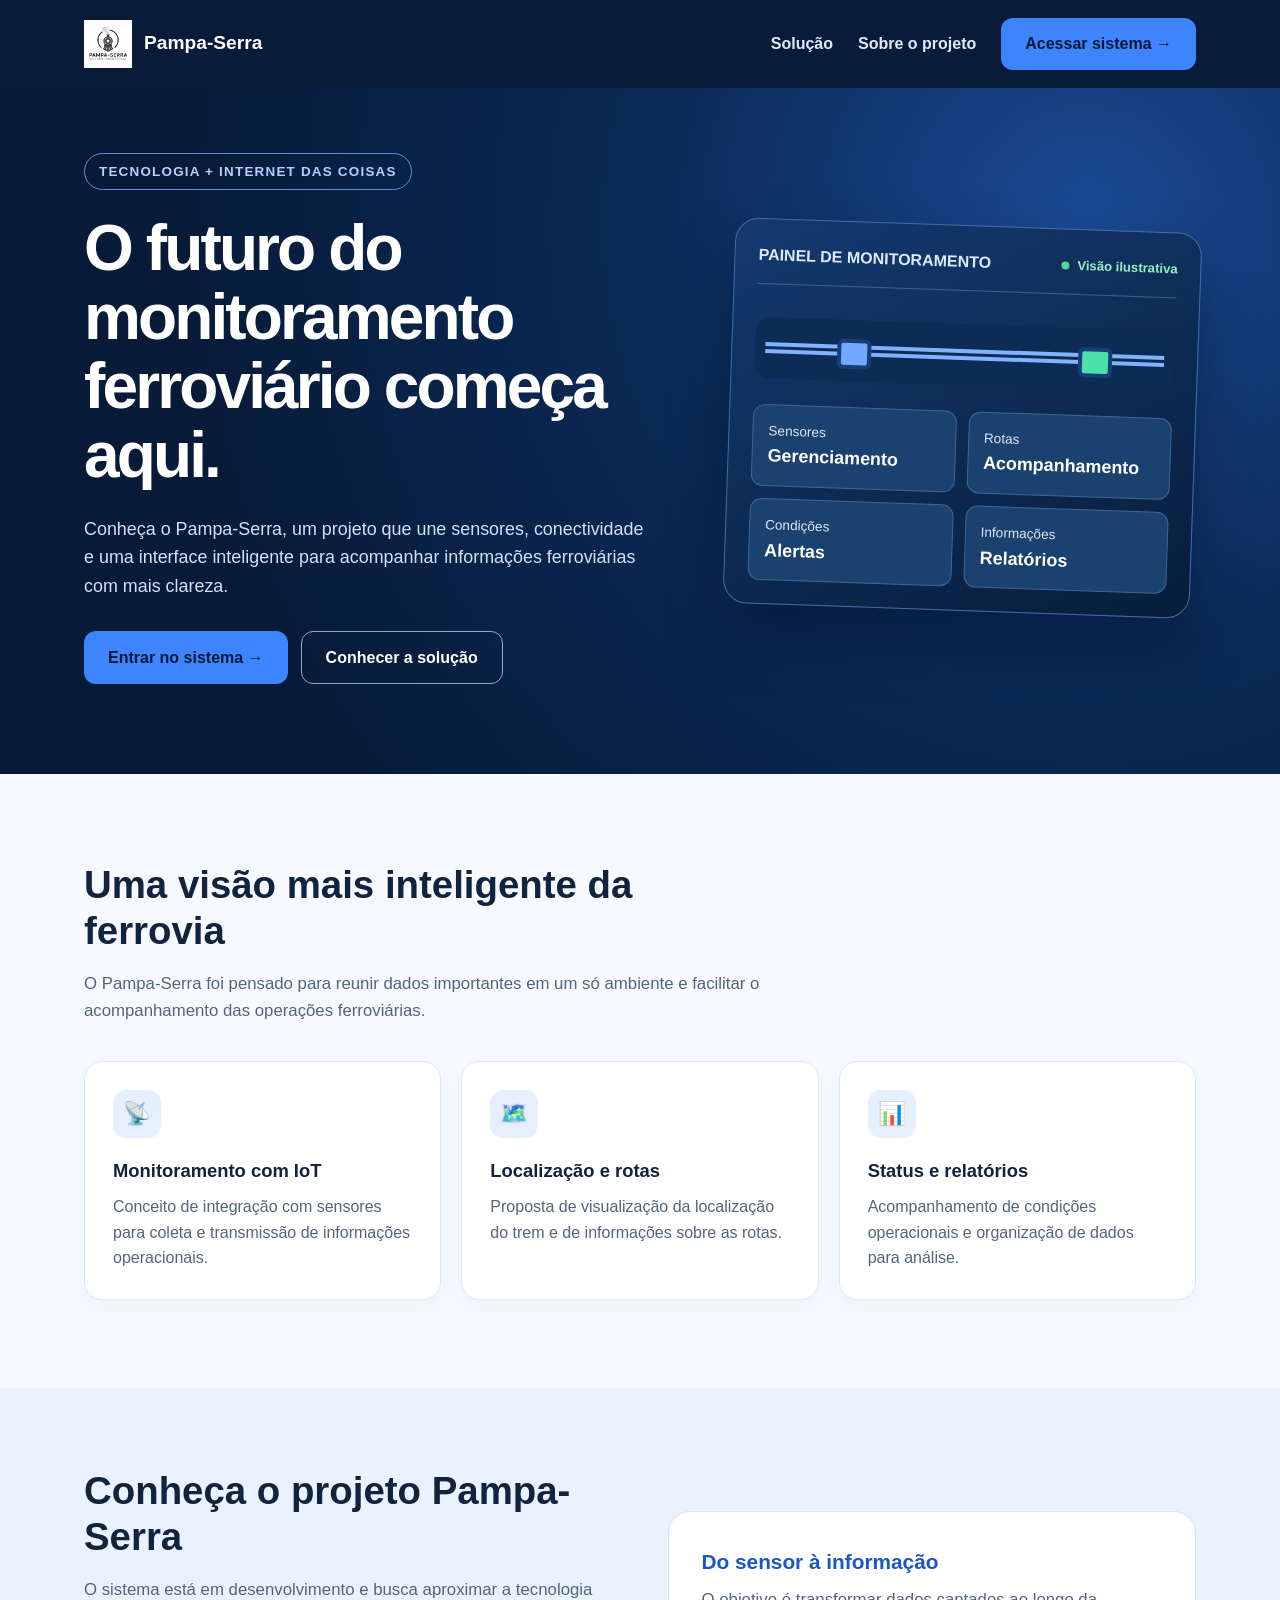
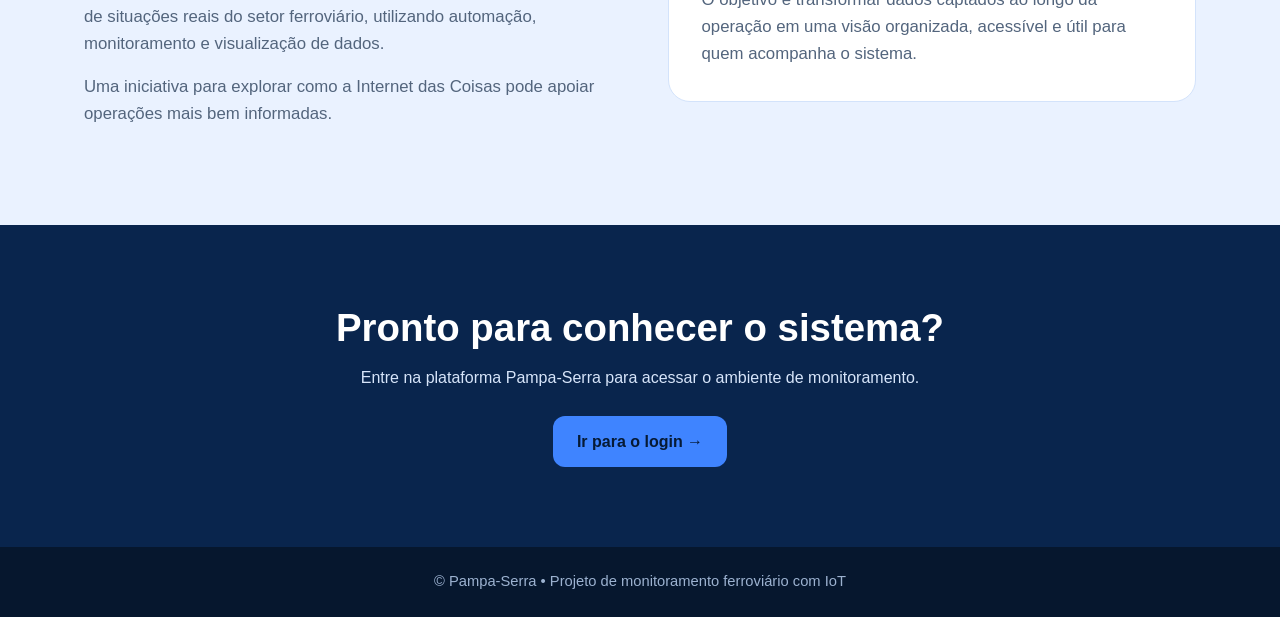
<file: index.html>
<!DOCTYPE html>
<html lang="pt-BR">
<head>
  <meta charset="UTF-8">
  <meta name="viewport" content="width=device-width, initial-scale=1.0">
  <meta name="description" content="Pampa-Serra: projeto de monitoramento ferroviário com IoT, sensores e visualização inteligente de informações.">
  <title>Pampa-Serra | Monitoramento Ferroviário Inteligente</title>
  <style>
    :root{--navy:#071b38;--blue:#1957c5;--bright:#3f84ff;--light:#edf4ff;--ink:#12233e;--muted:#53657d;--white:#fff}
    *{box-sizing:border-box}
    html{scroll-behavior:smooth}
    body{margin:0;font-family:Inter,Arial,sans-serif;background:#f6f9fe;color:var(--ink);line-height:1.6}
    a{text-decoration:none}
    .wrap{max-width:1160px;margin:auto;padding:0 24px}
    .site-header{background:#081c39;color:white;position:relative;z-index:2}
    .nav{display:flex;align-items:center;justify-content:space-between;gap:20px;padding-top:18px;padding-bottom:18px}
    .brand{display:flex;align-items:center;gap:12px;font-size:1.2rem;font-weight:800;color:white}
    .brand img{width:48px;height:48px;object-fit:contain}
    .nav-links{display:flex;align-items:center;gap:25px}
    .nav-links a:not(.btn){color:#e0e9fb;font-weight:600}
    .btn{display:inline-flex;align-items:center;justify-content:center;gap:10px;background:var(--bright);color:#061a35;font-weight:800;padding:13px 24px;border-radius:12px;transition:transform .2s,background .2s}
    .btn:hover{background:#8bb6ff;transform:translateY(-2px)}
    .btn-outline{background:transparent;border:1px solid #8ba9d2;color:white}
    .btn-outline:hover{background:#19345b;color:white}
    .hero{background:radial-gradient(circle at 85% 20%,#1b4b94 0%,#0b2a58 35%,#071b38 75%);color:white;overflow:hidden}
    .hero-grid{display:grid;grid-template-columns:1.12fr .88fr;align-items:center;gap:50px;min-height:590px;padding-top:65px;padding-bottom:90px}
    .eyebrow{display:inline-block;padding:7px 14px;border:1px solid #5e8fdd;border-radius:50px;color:#b5d0ff;font-size:.84rem;font-weight:800;letter-spacing:.09em;text-transform:uppercase}
    h1{font-size:clamp(2.6rem,5vw,4.6rem);line-height:1.08;letter-spacing:-.045em;margin:24px 0}
    .hero p{color:#d2e1f8;font-size:1.12rem;max-width:570px;margin-bottom:30px}
    .hero-actions{display:flex;gap:13px;flex-wrap:wrap}
    .dashboard{background:linear-gradient(155deg,#143a70,#081d3b);border:1px solid #426ca8;border-radius:24px;padding:23px;box-shadow:0 30px 60px #02122977;transform:rotate(2deg)}
    .dashboard-head{display:flex;align-items:center;justify-content:space-between;border-bottom:1px solid #42608b;padding-bottom:15px;color:#dceaff;font-weight:800}
    .signal{display:inline-flex;align-items:center;gap:8px;font-size:.82rem;color:#94efc5}
    .signal:before{content:"";display:inline-block;width:8px;height:8px;background:#50d99a;border-radius:50%}
    .rail{margin:33px 0 26px;padding:25px 10px;border-radius:14px;background:#0c2b55}
    .rail-line{height:11px;border-top:4px solid #83b2ff;border-bottom:4px solid #83b2ff;position:relative}
    .rail-line:before,.rail-line:after{content:"";position:absolute;top:-10px;width:26px;height:22px;background:#72a8ff;border:4px solid #163f7a;border-radius:6px}
    .rail-line:before{left:18%}.rail-line:after{right:13%;background:#4ce0ab}
    .stats{display:grid;grid-template-columns:repeat(2,1fr);gap:12px}
    .stat{background:#1b416f;border:1px solid #416596;border-radius:12px;padding:15px;color:#d9e7fa;font-size:.85rem}
    .stat strong{display:block;font-size:1.12rem;color:white}
    section.content{padding:88px 0}
    .section-intro{max-width:680px;margin-bottom:36px}
    .section-intro h2,.about h2,.cta h2{font-size:clamp(2rem,3vw,2.8rem);line-height:1.2;margin:0 0 14px}
    .section-intro p,.about p{color:var(--muted);font-size:1.05rem}
    .features{display:grid;grid-template-columns:repeat(3,1fr);gap:20px}
    .feature{background:white;border:1px solid #dce7f7;padding:28px;border-radius:18px;box-shadow:0 8px 25px #112c5208}
    .feature .symbol{display:grid;place-items:center;width:48px;height:48px;border-radius:13px;background:#e6efff;font-size:1.4rem;margin-bottom:18px}
    .feature h3{font-size:1.15rem;margin:0 0 9px}
    .feature p{color:var(--muted);margin:0}
    .about{background:#eaf2ff;padding:80px 0}
    .about-grid{display:grid;grid-template-columns:1fr 1fr;align-items:center;gap:55px}
    .about-panel{padding:33px;background:white;border-radius:22px;border:1px solid #d3e3fb}
    .about-panel strong{display:block;color:var(--blue);font-size:1.3rem;margin-bottom:9px}
    .about-panel p{margin:0}
    .cta{padding:80px 24px;text-align:center;background:#09254d;color:white}
    .cta p{color:#d7e5fa;max-width:620px;margin:0 auto 25px}
    footer{background:#06172e;color:#9cb2d0;text-align:center;padding:23px;font-size:.92rem}
    a:focus-visible{outline:3px solid #fbbf24;outline-offset:4px}
    @media(max-width:850px){.hero-grid,.about-grid{grid-template-columns:1fr}.hero-grid{padding-top:52px;padding-bottom:65px;gap:35px;min-height:auto}.dashboard{transform:none;max-width:600px}.features{grid-template-columns:repeat(2,1fr)}}
    @media(max-width:600px){.wrap{padding-left:20px;padding-right:20px}.nav{flex-wrap:wrap}.nav-links{gap:12px}.nav-links a:not(.btn){display:none}.brand{font-size:1rem}.features{grid-template-columns:1fr}.hero-actions .btn{width:100%}section.content,.about{padding:60px 0}.dashboard{padding:16px}.stat{font-size:.78rem}}
  </style>
</head>
<body>
  <header class="site-header">
    <nav class="wrap nav" aria-label="Navegação principal">
      <a class="brand" href="index.html"><img src="assets/img/logo.png" alt="">Pampa-Serra</a>
      <div class="nav-links">
        <a href="#solucao">Solução</a>
        <a href="#sobre">Sobre o projeto</a>
        <a class="btn" href="login.html">Acessar sistema →</a>
      </div>
    </nav>
  </header>
  <main>
    <section class="hero">
      <div class="wrap hero-grid">
        <div>
          <span class="eyebrow">Tecnologia + Internet das Coisas</span>
          <h1>O futuro do monitoramento ferroviário começa aqui.</h1>
          <p>Conheça o Pampa-Serra, um projeto que une sensores, conectividade e uma interface inteligente para acompanhar informações ferroviárias com mais clareza.</p>
          <div class="hero-actions">
            <a class="btn" href="login.html">Entrar no sistema →</a>
            <a class="btn btn-outline" href="#solucao">Conhecer a solução</a>
          </div>
        </div>
        <div class="dashboard" aria-label="Ilustração conceitual do painel de monitoramento">
          <div class="dashboard-head"><span>PAINEL DE MONITORAMENTO</span><span class="signal">Visão ilustrativa</span></div>
          <div class="rail"><div class="rail-line"></div></div>
          <div class="stats">
            <div class="stat">Sensores<strong>Gerenciamento</strong></div>
            <div class="stat">Rotas<strong>Acompanhamento</strong></div>
            <div class="stat">Condições<strong>Alertas</strong></div>
            <div class="stat">Informações<strong>Relatórios</strong></div>
          </div>
        </div>
      </div>
    </section>
    <section class="content" id="solucao">
      <div class="wrap">
        <div class="section-intro">
          <h2>Uma visão mais inteligente da ferrovia</h2>
          <p>O Pampa-Serra foi pensado para reunir dados importantes em um só ambiente e facilitar o acompanhamento das operações ferroviárias.</p>
        </div>
        <div class="features">
          <article class="feature"><div class="symbol" aria-hidden="true">📡</div><h3>Monitoramento com IoT</h3><p>Conceito de integração com sensores para coleta e transmissão de informações operacionais.</p></article>
          <article class="feature"><div class="symbol" aria-hidden="true">🗺️</div><h3>Localização e rotas</h3><p>Proposta de visualização da localização do trem e de informações sobre as rotas.</p></article>
          <article class="feature"><div class="symbol" aria-hidden="true">📊</div><h3>Status e relatórios</h3><p>Acompanhamento de condições operacionais e organização de dados para análise.</p></article>
        </div>
      </div>
    </section>
    <section class="about" id="sobre">
      <div class="wrap about-grid">
        <div>
          <h2>Conheça o projeto Pampa-Serra</h2>
          <p>O sistema está em desenvolvimento e busca aproximar a tecnologia de situações reais do setor ferroviário, utilizando automação, monitoramento e visualização de dados.</p>
          <p>Uma iniciativa para explorar como a Internet das Coisas pode apoiar operações mais bem informadas.</p>
        </div>
        <div class="about-panel"><strong>Do sensor à informação</strong><p>O objetivo é transformar dados captados ao longo da operação em uma visão organizada, acessível e útil para quem acompanha o sistema.</p></div>
      </div>
    </section>
    <section class="cta">
      <h2>Pronto para conhecer o sistema?</h2>
      <p>Entre na plataforma Pampa-Serra para acessar o ambiente de monitoramento.</p>
      <a class="btn" href="login.html">Ir para o login →</a>
    </section>
  </main>
  <footer>© Pampa-Serra • Projeto de monitoramento ferroviário com IoT</footer>
</body>
</html>
</file>
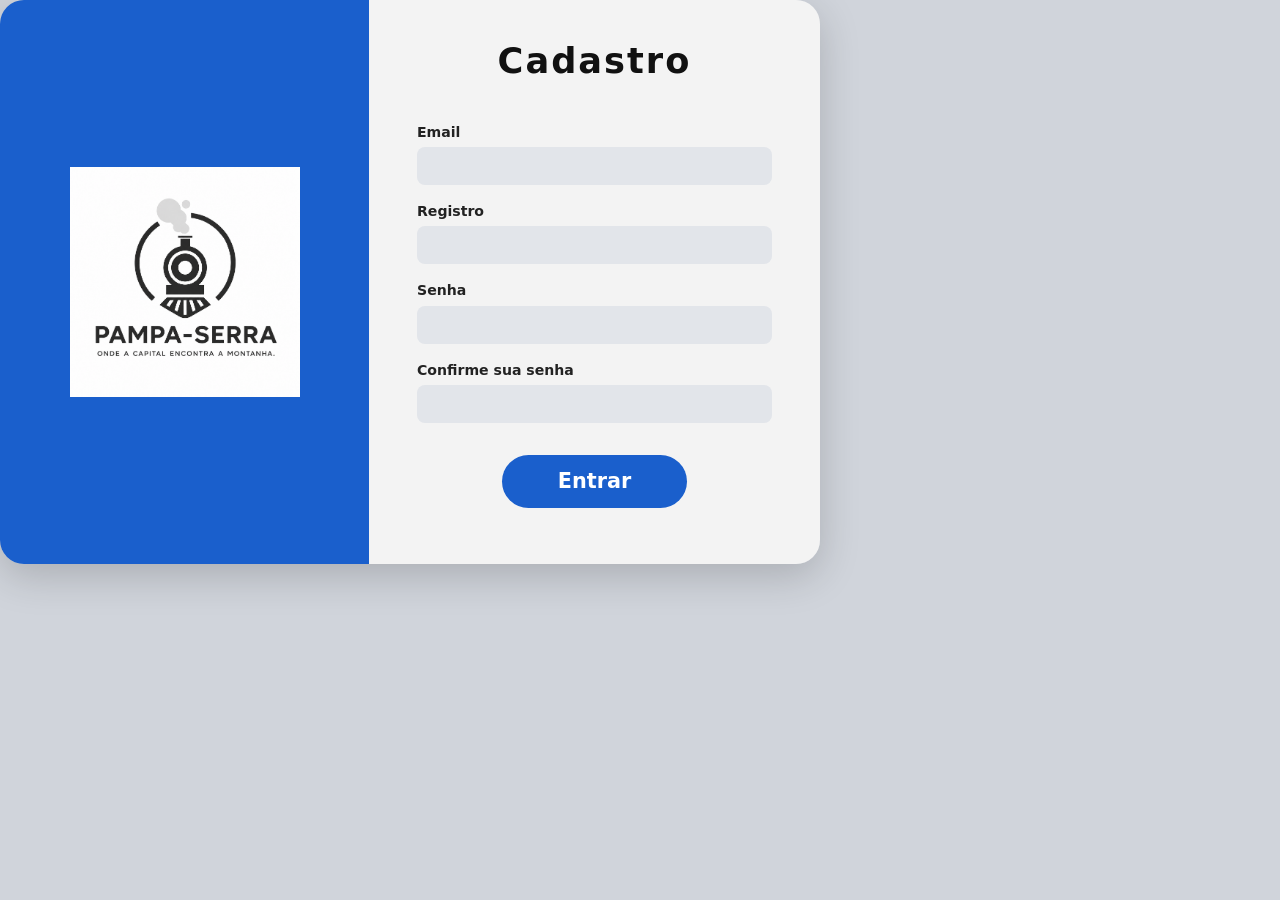
<file: Cadastro.html>
<html lang="en">
<head>
    <meta charset="UTF-8">
    <meta name="viewport" content="width=device-width, initial-scale=1.0">
    <title>Cadastro - Pampa Serra </title>

<link rel="stylesheet" href="https://cdn.jsdelivr.net/npm/bootstrap@5.3.8/dist/css/bootstrap.min.css">
  <link rel="stylesheet" href="style/style.css">
</head>
<body>

  <div id="card-login">

    <div id="lado-esquerdo">
      <img src="assets/img/logo.png" id="logo" alt="Logo Pampa Serra">
    </div>

    <div id="lado-direito">
      <div id="form-area">

        <h2 id="titulo">Cadastro</h2>

        <form id="formLogin">

          <div class="mb-3">
            <label class="form-label" for="email">Email</label>
            <input type="email" id="email" class="form-control">
          </div>

<div class="mb-3">
            <label class="form-label" for="Registro">Registro</label>
            <input type="Registro" id="Registro" class="form-control">
          </div>

          <div class="mb-3">
            <label class="form-label" for="senha">Senha</label>
            <input type="password" id="senha" class="form-control">
          </div>

<div class="mb-3">
            <label class="form-label" for="ConfirmarSenha">Confirme sua senha</label>
            <input type="password" id="ConfirmarSenha" class="form-control">
          </div>

          <button type="submit" id="btn-entrar">Entrar</button>

        </form>

      </div>
    </div>

  </div>

 
  <script src="script.js"></script>

</body>
</html>
</file>
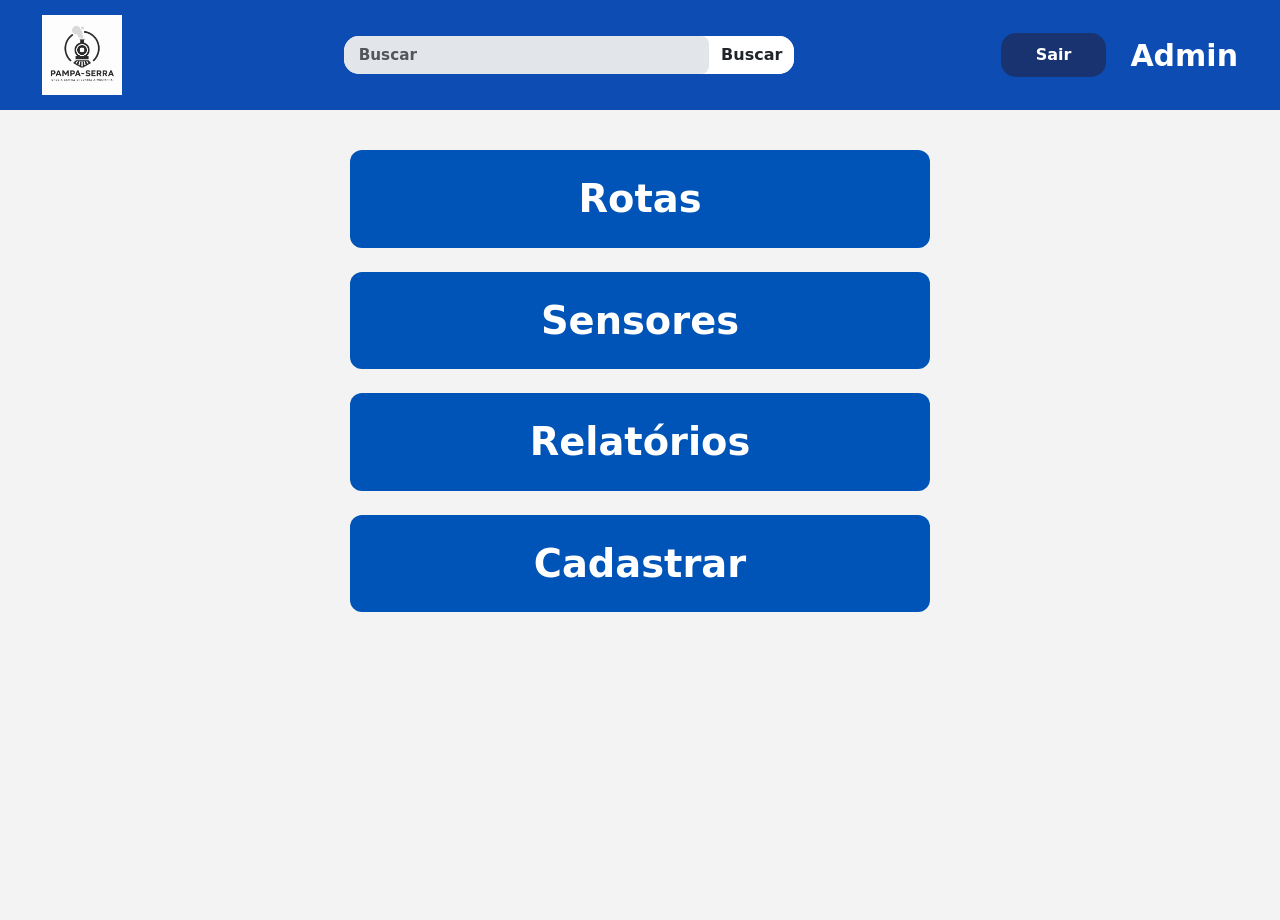
<file: home.html>
<!DOCTYPE html>
<html lang="pt-BR">
<head>
  <meta charset="UTF-8">
  <meta name="viewport" content="width=device-width, initial-scale=1.0">

  <title>Home - Pampa Serra</title>

  <link rel="stylesheet" href="https://cdn.jsdelivr.net/npm/bootstrap@5.3.8/dist/css/bootstrap.min.css">
  <link rel="stylesheet" href="style/style.css">
</head>

<body class="home-page">

     <nav class="navbar navbar-expand-lg navbar-custom">

    <div class="container-fluid">

    
      <a class="navbar-brand" href="#">
        <img src="assets/img/logo.png" alt="Logo" id="logo-navbar">
      </a>

      
      <button class="navbar-toggler" type="button" data-bs-toggle="collapse" data-bs-target="#navbarNav">
        <span class="navbar-toggler-icon"></span>
      </button>

      
      <div class="collapse navbar-collapse justify-content-between" id="navbarNav">

        
        <form class="d-flex mx-auto search-area">

          <input
     class="form-control search-input"
     type="search"
            placeholder="Buscar"
          >

          <button class="btn search-btn" type="submit">
      Buscar
         </button>

     </form>

        <div class="d-flex align-items-center gap-4">

          <button class="btn btn-sair" onclick="window.location.href='index.html'">
            Sair
          </button>

          <div class="admin-area">
        <span>Admin</span>
          </div>
       </div>
      </div>
    </div>

  </nav>

 
  <main class="home-container container-fluid">

    <div class="d-flex flex-column align-items-center gap-4">

    <button class="btn btn-home-option" onclick="window.location.href='rotas.html'">
      Rotas
    </button>

    <button class="btn btn-home-option">
     Sensores
      </button>

      <button class="btn btn-home-option">
        Relatórios
      </button>

      <button class="btn btn-home-option" onclick="window.location.href='Cadastro.html'">
        Cadastrar
      </button>

      

    </div>

  </main>

  <script src="https://cdn.jsdelivr.net/npm/bootstrap@5.3.8/dist/js/bootstrap.bundle.min.js"></script>

</body>
</html>
</file>
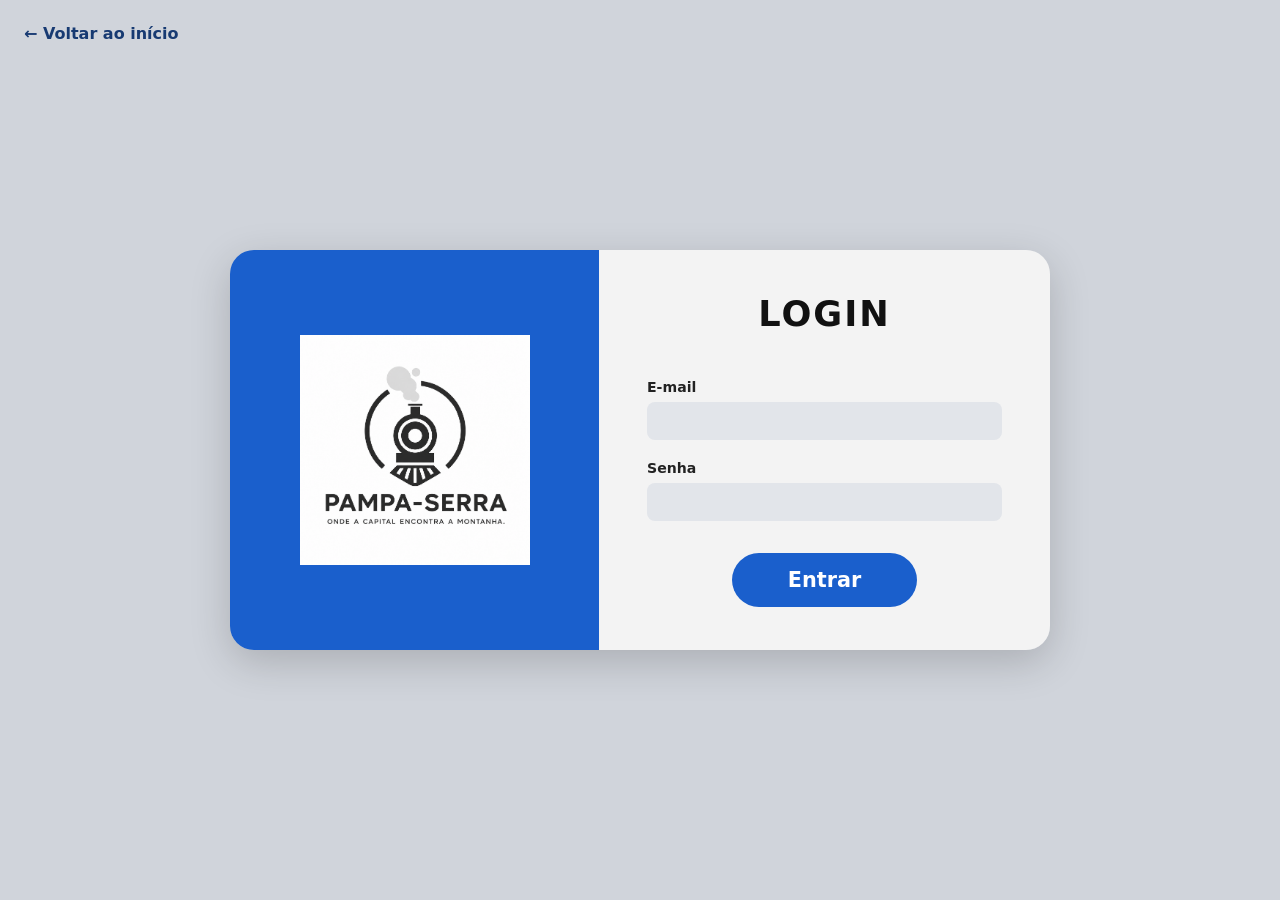
<file: login.html>
<!DOCTYPE html>
<html lang="pt-BR">
<head>
  <meta charset="UTF-8">
  <meta name="viewport" content="width=device-width, initial-scale=1.0">
  <title>Login | Pampa-Serra</title>
  <link rel="stylesheet" href="https://cdn.jsdelivr.net/npm/bootstrap@5.3.8/dist/css/bootstrap.min.css">
  <link rel="stylesheet" href="style/style.css">
  <style>
    body.login-page { min-height:100vh; display:flex; align-items:center; justify-content:center; padding:24px; }
    .back-to-site {position:absolute; top:22px; left:24px; color:#173a72; font-weight:700; text-decoration:none;}
    @media(max-width:620px){#card-login{flex-direction:column;}#lado-esquerdo,#lado-direito{width:100%;border-radius:0;}#lado-esquerdo{min-height:155px;}#logo{max-width:135px;}#form-area{padding:2rem 1.5rem;}}
  </style>
</head>
<body class="login-page">
  <a href="index.html" class="back-to-site">← Voltar ao início</a>
  <main id="card-login">
    <div id="lado-esquerdo">
      <img src="assets/img/logo.png" id="logo" alt="Logo Pampa-Serra">
    </div>
    <div id="lado-direito">
      <div id="form-area">
        <h1 id="titulo">LOGIN</h1>
        <form id="formLogin">
          <div class="mb-3">
            <label class="form-label" for="email">E-mail</label>
            <input type="email" id="email" class="form-control" autocomplete="username" required>
          </div>
          <div class="mb-3">
            <label class="form-label" for="senha">Senha</label>
            <input type="password" id="senha" class="form-control" autocomplete="current-password" required>
          </div>
          <button type="submit" id="btn-entrar">Entrar</button>
        </form>
      </div>
    </div>
  </main>
  <script src="script.js"></script>
</body>
</html>
</file>
<file: style/style.css>
body {
  min-height: 100vh;
  background-color: #d0d4db;
  margin: 0;
  padding: 0;
}

/* LOGIN */

.login-page {
  display: flex;
  align-items: center;
  justify-content: center;
}

/* HOME */

.home-page {
  margin: 0;
  padding: 0;
}

.home-container {
  min-height: calc(100vh - 90px);
  background-color: #f3f3f3;
  padding-top: 40px;
}

/* NAVBAR */

.navbar-custom {
  background-color: #0d4db3;
  padding: 10px 30px;
  width: 100%;
}

#logo-navbar {
  width: 80px;
}

.search-area {
  width: 450px;
  background-color: white;
  border-radius: 15px;
  overflow: hidden;
}

.search-input {
  border: none;
  box-shadow: none !important;
  padding: 12px;
  font-size: 22px;
  font-weight: bold;
}

.search-btn {
  background-color: white;
  border: none;
  font-weight: bold;
}

.btn-sair {
  background-color: #18336f;
  color: white;
  font-weight: bold;
  padding: 10px 35px;
  border-radius: 15px;
  border: none;
}

.admin-area {
  display: flex;
  align-items: center;
  gap: 10px;
  color: white;
  font-size: 30px;
  font-weight: bold;
}

/* BOTÕES HOME */

.btn-home-option {
  width: 580px;
  max-width: 90%;
  background-color: #0054b8;
  color: white;
  font-size: 2.4rem;
  font-weight: 900;
  border-radius: 12px;
  padding: 20px;
  border: none;
}

.btn-home-option:hover {
  background-color: #003f8c;
  color: white;
}

/* LOGIN CARD */

#card-login {
  width: 820px;
  max-width: 95vw;
  border-radius: 24px;
  overflow: hidden;
  box-shadow: 0 12px 40px rgba(0, 0, 0, 0.18);
  display: flex;
}

#lado-esquerdo {
  background-color: #1a5fcc;
  width: 45%;
  min-height: 400px;
  display: flex;
  align-items: center;
  justify-content: center;
  border-radius: 20px 0 0 20px;
}

#logo {
  width: 80%;
  max-width: 230px;
}

#lado-direito {
  background-color: #f3f3f3;
  width: 55%;
  border-radius: 0 20px 20px 0;
  display: flex;
  align-items: center;
  justify-content: center;
}

#form-area {
  width: 100%;
  padding: 2.5rem 3rem;
}

#titulo {
  font-weight: 900;
  font-size: 2.2rem;
  letter-spacing: 2px;
  color: #111;
  margin-bottom: 2.5rem;
  text-align: center;
}

.form-label {
  font-weight: 700;
  font-size: 0.88rem;
  color: #222;
  margin-bottom: 4px;
}

.form-control {
  background-color: #e2e5ea;
  border: none;
  border-radius: 8px;
  padding: 0.55rem 0.9rem;
  font-size: 0.95rem;
  height: 38px;
}

.form-control:focus {
  background-color: #d5d9e0;
  box-shadow: 0 0 0 3px rgba(26, 95, 204, 0.2);
  outline: none;
}

#btn-entrar {
  display: block;
  margin: 2rem auto 0;
  background-color: #1a5fcc;
  color: #fff;
  font-weight: 800;
  font-size: 1.3rem;
  border: none;
  border-radius: 50px;
  padding: 0.7rem 3.5rem;
  cursor: pointer;
}

#btn-entrar:hover {
  background-color: #144ea8;
  transform: scale(1.03);
}


.rotas-wrapper {
  padding: 40px;
}

.rotas-card {
  background-color: #0054b8;
  border-radius: 25px;
  padding: 25px;
  color: white;
  min-height: 220px;
  box-shadow: 0px 8px 20px rgba(0, 0, 0, 0.18);
}

.alert-line {
  font-size: 32px;
  font-weight: bold;
  margin-top: 18px;
  margin-bottom: 18px;
}

.alert-line i {
  margin-left: 10px;
}

.alert-red {
  color: #ff3b3b;
}

.alert-yellow {
  color: #ffd500;
}

.alert-green {
  color: #63d936;
}

.status-title {
  font-size: 38px;
  font-weight: 900;
}

.status-text {
  font-size: 30px;
  font-weight: bold;
  margin: 0;
}

.rota-link {
  display: block;
  color: white;
  font-size: 30px;
  font-weight: 900;
  text-decoration: underline;
  border: none;
  background: none;
}

.rota-link:hover {
  color: #dfe8ff;
  opacity: 0.8;
}

.parada-text {
  font-size: 28px;
  font-weight: bold;
  margin-top: 20px;
  margin-bottom: 20px;
}

/* MAPA */

.mapa-container {
  width: 100%;
  background-color: #0054b8;
  border-radius: 30px;
  margin-top: 40px;
  padding: 35px;
  position: relative;

  display: flex;
  justify-content: center;
  align-items: center;
  gap: 40px;
}

.mapa-box {
  width: 65%;
  height: 450px;
  background-color: white;
  border-radius: 12px;
  overflow: hidden;

  display: flex;
  justify-content: center;
  align-items: center;
}

.mapa-box img {
  width: 100%;
  height: 100%;
  object-fit: cover;
}

.info-mapa {
  color: black;
  font-weight: bold;
}

.info-mapa h2 {
  font-size: 40px;
  font-weight: 900;
}

.alerta-mapa {
  font-size: 60px;
  color: #63d936;
}

/* BOTÕES MAPA */

.btn-mapa {
  position: absolute;
  background: none;
  border: none;
  color: white;
  font-size: 60px;
  transition: 0.2s;
}

.btn-mapa:hover {
  opacity: 0.8;
}

.btn-left {
  left: 20px;
}

.btn-right {
  right: 20px;
}

/* RESPONSIVO */

@media (max-width: 1200px) {

  .mapa-container {
    flex-direction: column;
  }

  .mapa-box {
    width: 100%;
  }

}

@media (max-width: 768px) {

  .alert-line {
    font-size: 22px;
  }

  .rota-link {
    font-size: 22px;
  }

  .parada-text {
    font-size: 18px;
  }

  .status-title {
    font-size: 28px;
  }

  .status-text {
    font-size: 22px;
  }

}
</file>
